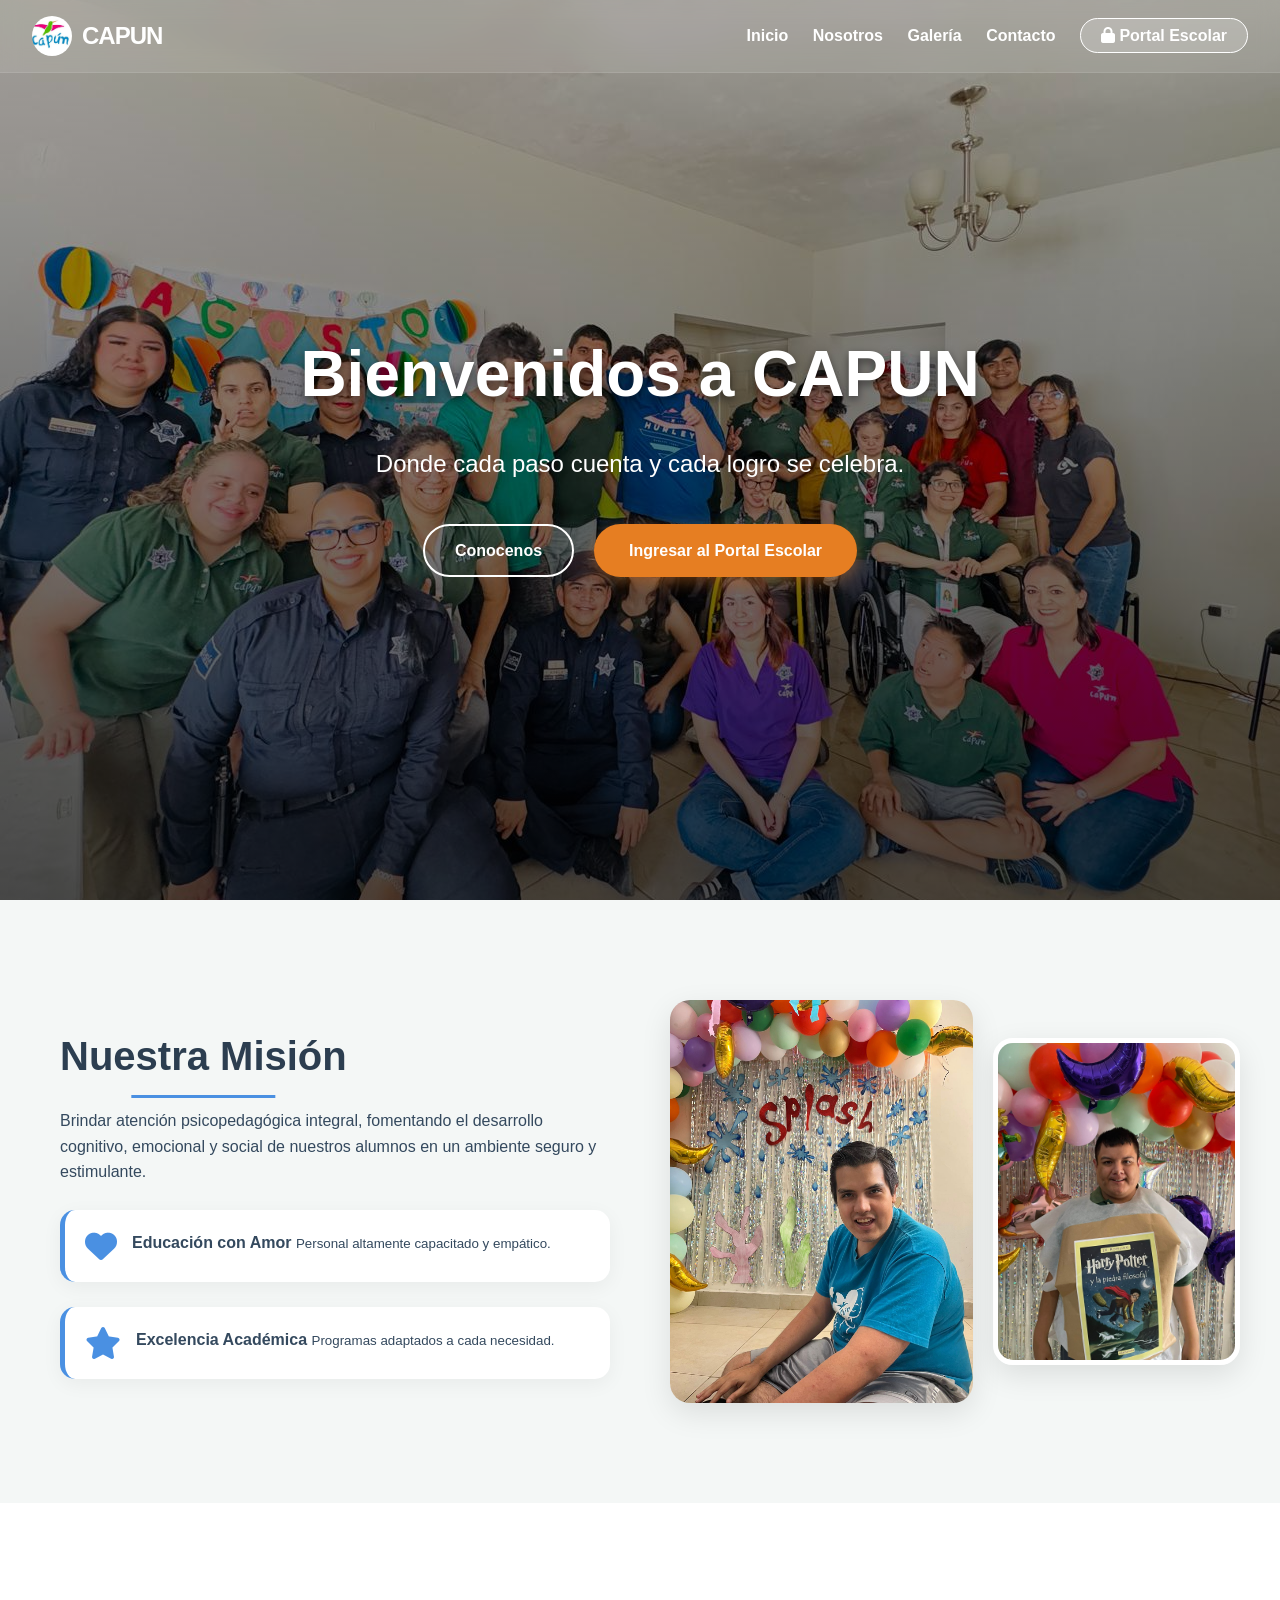
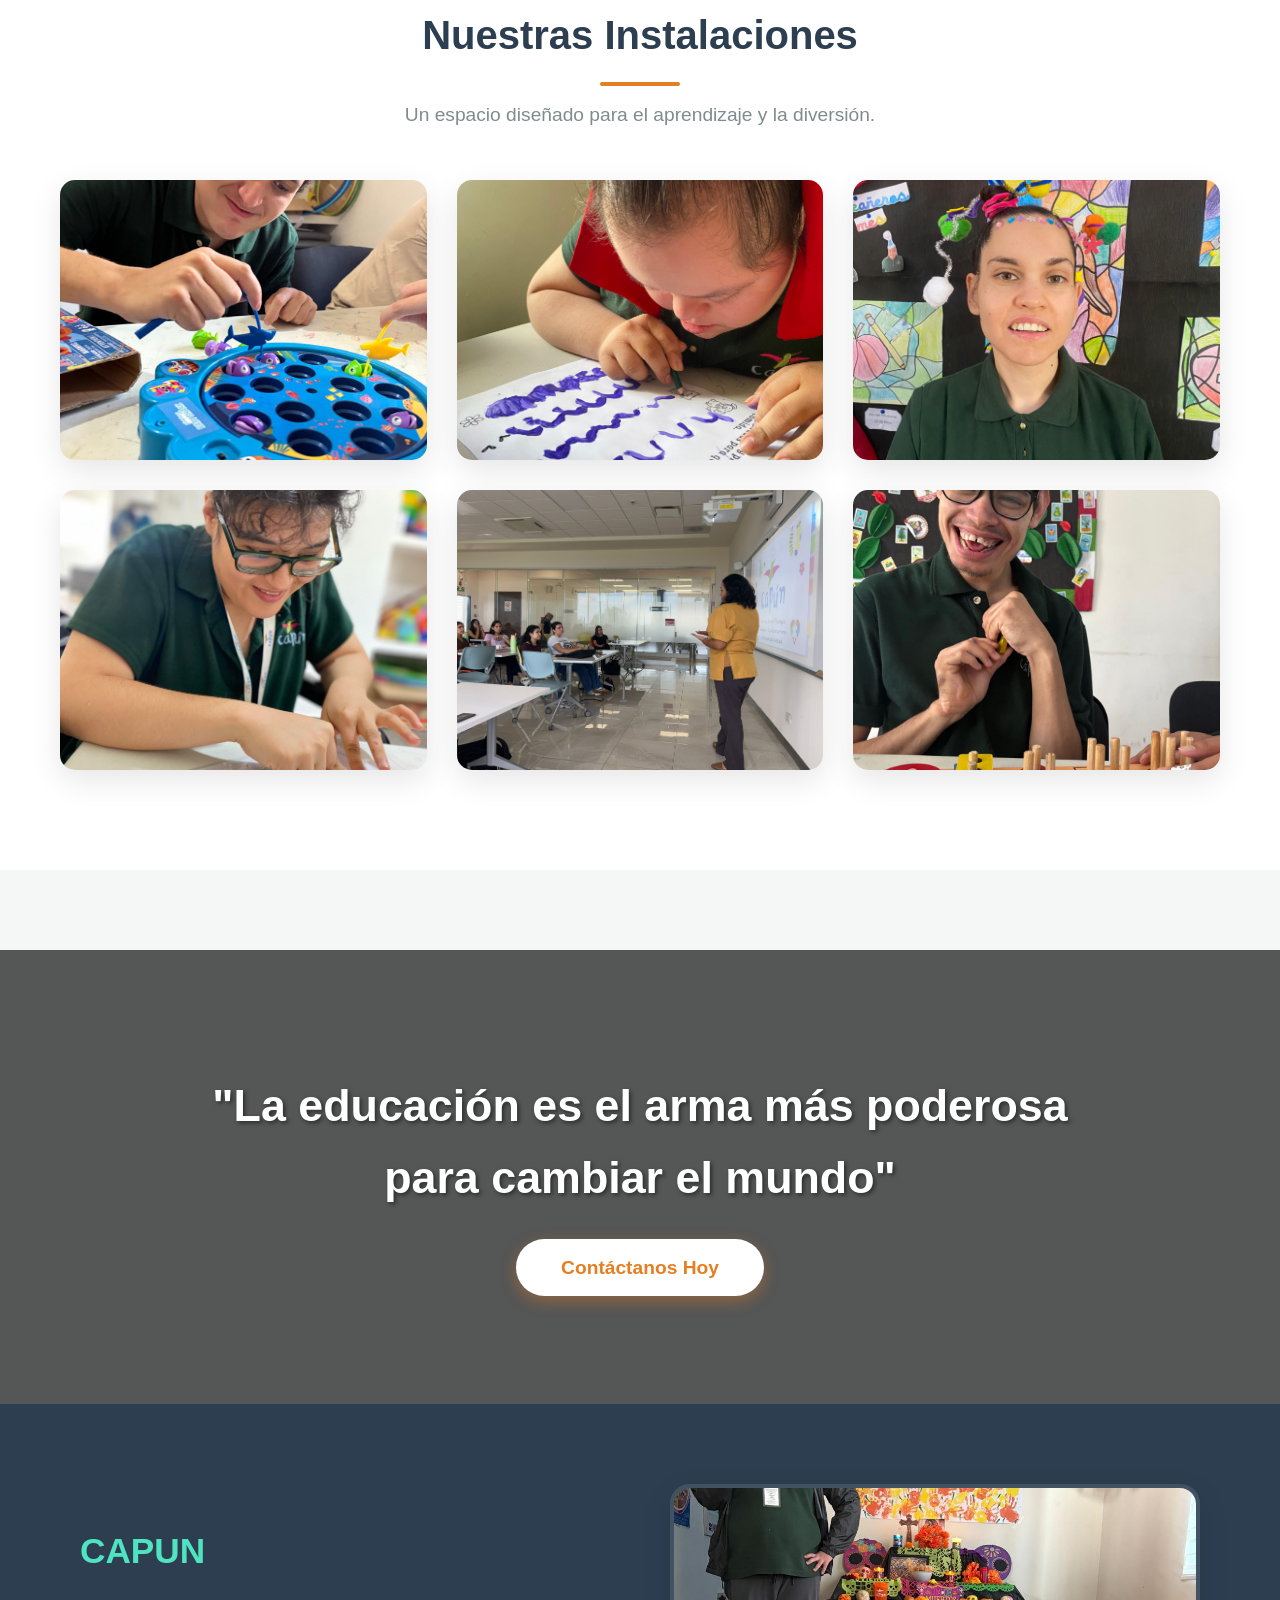
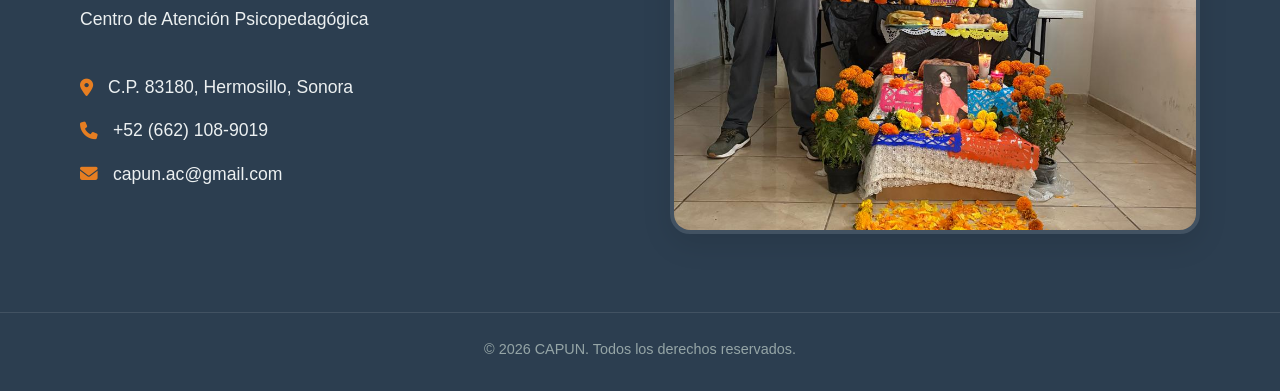
<file: frontend/index.html>
<!DOCTYPE html>
<html lang="es">
<head>
    <meta charset="UTF-8">
    <meta name="viewport" content="width=device-width, initial-scale=1.0">
    <title>CAPUN - Centro de Atención Psicopedagógica</title>
    <link rel="icon" href="assets/logo_capun.jpg" type="image/jpeg">
    <link rel="stylesheet" href="style.css">
    <link rel="stylesheet" href="https://cdnjs.cloudflare.com/ajax/libs/font-awesome/6.4.0/css/all.min.css">
</head>
<body>

    <nav class="navbar glass-nav">
        <div class="logo">
            <img src="assets/logo_capun.jpg" alt="CAPUN" onerror="this.src='assets/15.jpg'">
            <h1>CAPUN</h1>
        </div>
        <div class="nav-links">
            <a href="#inicio">Inicio</a>
            <a href="#nosotros">Nosotros</a>
            <a href="#galeria">Galería</a>
            <a href="#contacto">Contacto</a>
            <a href="pages/login.html" class="btn-login-nav">
                <i class="fas fa-lock"></i> Portal Escolar
            </a>
        </div>
    </nav>

    <header class="hero-parallax" id="inicio" style="background-image: url('assets/1.jpg');">
        <div class="overlay"></div>
        <div class="hero-content fade-in">
            <h1>Bienvenidos a CAPUN</h1>
            <p>Donde cada paso cuenta y cada logro se celebra.</p>
            <div class="hero-btns">
                <a href="#nosotros" class="btn-outline">Conocenos</a>
                <a href="pages/login.html" class="btn-filled">Ingresar al Portal Escolar</a>
            </div>
        </div>
    </header>

    <section class="section-container" id="nosotros">
        <div class="about-grid">
            <div class="about-text">
                <h2>Nuestra Misión</h2>
                <p>Brindar atención psicopedagógica integral, fomentando el desarrollo cognitivo, emocional y social de nuestros alumnos en un ambiente seguro y estimulante.</p>
                
                <div class="feature-box">
                    <i class="fas fa-heart"></i>
                    <div>
                        <strong>Educación con Amor</strong>
                        <small>Personal altamente capacitado y empático.</small>
                    </div>
                </div>
                <div class="feature-box">
                    <i class="fas fa-star"></i>
                    <div>
                        <strong>Excelencia Académica</strong>
                        <small>Programas adaptados a cada necesidad.</small>
                    </div>
                </div>
            </div>
            <div class="about-images">
                <img src="assets/2.jpg" class="img-main" alt="Escuela">
                <img src="assets/3.jpg" class="img-small" alt="Alumnos">
            </div>
        </div>
    </section>

    <section class="section-container bg-light" id="galeria">
      
    <div class="section-header-flex"> <h2>Nuestras Instalaciones</h2>
        <div class="linea-naranja"></div> <p spellcheck="false">Un espacio diseñado para el aprendizaje y la diversión.</p>
    </div>

    <div class="gallery-grid">
        </div>

        <div class="gallery-grid">
            <div class="gallery-item"><img src="assets/4.jpg" alt="Foto 4"></div>
            <div class="gallery-item"><img src="assets/5.jpg" alt="Foto 5"></div>
            <div class="gallery-item"><img src="assets/6.jpg" alt="Foto 6"></div>
            <div class="gallery-item"><img src="assets/7.jpg" alt="Foto 7"></div>
            <div class="gallery-item"><img src="assets/8.jpg" alt="Foto 8"></div>
            <div class="gallery-item"><img src="assets/9.jpg" alt="Foto 9"></div>
        </div>
    </section>

    <section class="cta-banner" style="background-image: url('assets/10.jpg');">
        <div class="cta-content">
            <h2>"La educación es el arma más poderosa para cambiar el mundo"</h2>
            <a href="#contacto" class="btn-filled white-btn">Contáctanos Hoy</a>
        </div>
    </section>

    <footer id="contacto">
        <div class="footer-grid">
            <div class="footer-info">
                <h3>CAPUN</h3>
                <p>Centro de Atención Psicopedagógica</p>
                <br>
                <p><i class="fas fa-map-marker-alt"></i> C.P. 83180, Hermosillo, Sonora</p>
                <p><i class="fas fa-phone"></i> +52 (662) 108-9019</p>
                <p><i class="fas fa-envelope"></i> capun.ac@gmail.com</p>
            </div>
            <div class="footer-img">
                <img src="assets/11.jpg" alt="Footer Decor">
            </div>
        </div>
        <div class="copyright">
            &copy; 2026 CAPUN. Todos los derechos reservados.
        </div>
    </footer>

    <script>
        // Efecto Navbar al hacer scroll
        window.addEventListener('scroll', function() {
            const nav = document.querySelector('nav');
            if(window.scrollY > 50) nav.classList.add('scrolled');
            else nav.classList.remove('scrolled');
        });
    </script>
</body>
</html>
</file>
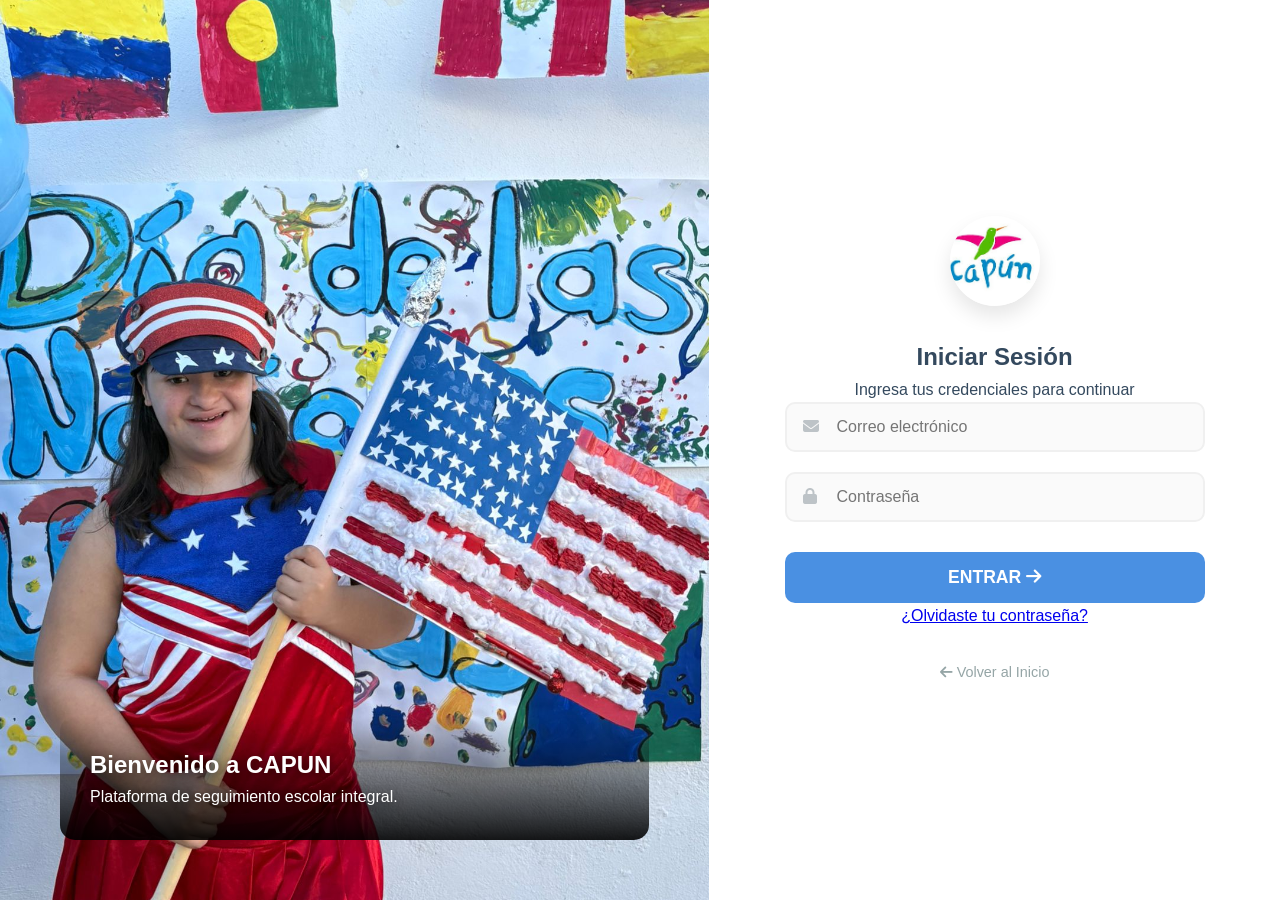
<file: frontend/pages/admin.html>
<!DOCTYPE html>
<html lang="es">
<head>
    <meta charset="UTF-8">
    <meta name="viewport" content="width=device-width, initial-scale=1.0">
    <title>CAPUN - Panel Administrador</title>
     <link rel="icon" href="../assets/logo_capun.jpg" type="image/jpeg">
    <link rel="stylesheet" href="../style.css">
    <link rel="stylesheet" href="https://cdnjs.cloudflare.com/ajax/libs/font-awesome/6.4.0/css/all.min.css">
    <style>
        /* Estilos Admin */
        .admin-grid { display: grid; grid-template-columns: 250px 1fr; gap: 20px; }
        .sidebar { background: white; padding: 20px; border-radius: 10px; height: fit-content; min-height: 500px; }
        .content-area { background: white; padding: 30px; border-radius: 10px; min-height: 500px; }
        .menu-btn { width: 100%; text-align: left; padding: 15px; border: none; background: none; cursor: pointer; font-size: 1rem; color: #555; border-radius: 8px; margin-bottom: 5px; transition: 0.2s; }
        .menu-btn:hover { background: #f0f2f5; }
        .menu-btn.active { background: #2c3e50; color: white; font-weight: bold; }
        .menu-btn i { margin-right: 10px; width: 25px; text-align: center; }
        
        /* Tabla Usuarios */
        .user-table { width: 100%; border-collapse: collapse; margin-top: 20px; }
        .user-table th, .user-table td { padding: 12px; text-align: left; border-bottom: 1px solid #eee; }
        .user-table th { background-color: #f8f9fa; color: #2c3e50; }
        .role-badge { padding: 4px 8px; border-radius: 12px; font-size: 0.75rem; font-weight: bold; text-transform: uppercase; }
        .role-admin { background: #000; color: #f1c40f; border: 1px solid #f1c40f; }
        .role-teacher { background: #3498db; color: white; }
        .role-parent { background: #2ecc71; color: white; }

        /* Botones Acción */
        .btn-icon { border: none; padding: 6px 10px; border-radius: 5px; cursor: pointer; margin-right: 5px; transition:0.2s;}
        .btn-delete-user { background: #e74c3c; color: white; }
        .btn-delete-user:hover { transform: scale(1.1); }
        
        /* Panel Académico / Boleta */
        .student-item { padding: 10px; border-bottom: 1px solid #eee; cursor: pointer; display: flex; justify-content: space-between; }
        .student-item:hover { background: #f0f9ff; color: #4a90e2; }
        .boleta-header { display: flex; justify-content: space-between; align-items: center; margin-bottom: 20px; background: #f8f9fa; padding: 15px; border-radius: 10px; }
        .month-selector { padding: 8px; border-radius: 5px; border: 1px solid #ddd; font-weight: bold; color: #2c3e50; }
        
        .boleta-table { width: 100%; border-collapse: collapse; margin-bottom: 20px; }
        .boleta-table th, .boleta-table td { padding: 10px; border: 1px solid #eee; text-align: left; }
        .boleta-table th { background: #4a90e2; color: white; }
        .grade-select { width: 100%; padding: 5px; border-radius: 5px; border: 1px solid #ddd; text-align: center; font-weight: bold; }
        
        .attendance-grid { display: grid; grid-template-columns: repeat(4, 1fr); gap: 10px; margin-bottom: 20px; background: #fff3e0; padding: 15px; border-radius: 8px; }
        .stat-box label { display: block; font-size: 0.8rem; font-weight: bold; color: #e67e22; }
        .stat-box input { width: 100%; padding: 5px; border: 1px solid #f39c12; border-radius: 5px; text-align: center; }

        .btn-save { background: #2ecc71; color: white; padding: 12px; border: none; border-radius: 8px; cursor: pointer; font-weight: bold; width: 100%; margin-top: 10px; transition: 0.3s;}
        .btn-save:hover { background: #27ae60; }
        .btn-action { background: #4a90e2; color: white; padding: 5px 10px; border: none; border-radius: 4px; cursor: pointer; }
        .form-control { width: 100%; padding: 8px; border: 1px solid #ddd; border-radius: 4px; margin-bottom: 5px;}
        .legend { font-size: 0.8rem; color: #7f8c8d; margin-top: 5px; font-style: italic; }
    </style>
</head>
<body>
    <nav class="navbar" style="background: #1a252f;"> 
        <div class="logo">
            <h1 style="color: white;"><i class="fas fa-user-shield"></i> CAPUN Admin</h1>
        </div>
        <div class="nav-links">
            <span style="color: #bdc3c7; margin-right: 15px; font-size: 0.9rem;">Modo Administrador</span>
            <a href="#" onclick="cerrarSesion()" style="color: white;">Salir</a>
        </div>
    </nav>

    <div class="dashboard-container">
        <div class="admin-grid">
            <div class="sidebar">
                <button class="menu-btn active" onclick="verSeccion('usuarios')" id="btn-usuarios"><i class="fas fa-users-cog"></i> Gestión de Cuentas</button>
                <button class="menu-btn" onclick="verSeccion('maestro')" id="btn-maestro"><i class="fas fa-chalkboard-teacher"></i> Panel Académico</button>
            </div>

            <div class="content-area">
                <div id="seccion-usuarios">
                    <h2 style="color: #2c3e50;">Control de Usuarios</h2>
                    
                    <div style="background: #f0f9ff; padding: 20px; border-radius: 10px; border: 1px solid #b3e5fc; margin: 20px 0;">
                        <h4 style="color: #0288d1; margin-bottom: 15px;"><i class="fas fa-user-plus"></i> Registrar Nuevo Usuario</h4>
                        <div style="margin-bottom: 15px;">
                            <label style="font-weight: bold; margin-right: 10px;">Tipo de cuenta:</label>
                            <input type="radio" name="roleType" value="teacher" checked onclick="toggleChildInput(false)"> Maestro
                            <input type="radio" name="roleType" value="parent" style="margin-left: 15px;" onclick="toggleChildInput(true)"> Padre de Familia
                        </div>
                        <div style="display: grid; grid-template-columns: 1fr 1fr 1fr auto; gap: 10px; align-items: end;">
                            <div><label style="font-size:0.8rem; font-weight:bold;">Nombre Usuario</label><input type="text" id="txt-nombre" class="form-control" placeholder="Ej: Sr. Juan"></div>
                            <div id="child-input-group" style="display: none;">
                                <label style="font-size:0.8rem; font-weight:bold;">Nombre Alumno</label>
                                <input type="text" id="txt-alumno" class="form-control" placeholder="Ej: Pepito">
                            </div>
                            <div><label style="font-size:0.8rem; font-weight:bold;">Correo</label><input type="email" id="txt-email" class="form-control" placeholder="correo@capun.com"></div>
                            <div><label style="font-size:0.8rem; font-weight:bold;">Contraseña</label><input type="text" id="txt-pass" class="form-control" placeholder="******"></div>
                            <button onclick="crearUsuario()" class="btn-action" style="background: #0288d1; height: 38px;"><i class="fas fa-plus"></i> Crear</button>
                        </div>
                    </div>

                    <h3 style="margin-top: 30px; color: #555;">Base de Datos de Usuarios</h3>
                    <div style="overflow-x: auto;">
                        <table class="user-table">
                            <thead><tr><th>Nombre</th><th>Correo</th><th>Rol</th><th style="text-align: right;">Acciones</th></tr></thead>
                            <tbody id="users-table-body"><tr><td colspan="4">Cargando...</td></tr></tbody>
                        </table>
                    </div>
                </div>

                <div id="seccion-maestro" style="display: none;">
                    <div style="display: grid; grid-template-columns: 250px 1fr; gap: 20px;">
                        
                        <div style="border-right: 1px solid #eee; padding-right: 15px;">
                            <h4>Alumnos</h4>
                            <div id="students-container">Cargando...</div>
                        </div>

                        <div id="editor-panel" style="display: none;">
                            <div style="display:flex; justify-content:space-between; align-items:center; margin-bottom:15px;">
                                <h3 id="edit-student-name" style="color:#2c3e50;">Alumno</h3>
                                </div>
                            
                            <div class="boleta-header">
                                <label>📅 Editando Boleta de:</label>
                                <select id="select-month" class="month-selector" onchange="cargarBoletaDelMes()">
                                    <option value="ago">Agosto</option><option value="sept">Septiembre</option><option value="oct">Octubre</option>
                                    <option value="nov">Noviembre</option><option value="dic">Diciembre</option><option value="ene">Enero</option>
                                    <option value="feb">Febrero</option><option value="mar">Marzo</option><option value="abr">Abril</option>
                                    <option value="may">Mayo</option><option value="jun">Junio</option>
                                </select>
                            </div>

                            <table class="boleta-table">
                                <thead><tr><th>Asignatura</th><th width="120">Calif.</th></tr></thead>
                                <tbody id="grades-body"></tbody>
                            </table>
                            <div class="legend">E: Excelente | MB: Muy Bien | B: Bien | R: Regular | *: Con Ayuda</div>

                            <h4 style="color:#e67e22; margin-top:20px; margin-bottom:10px;">Resumen Asistencia</h4>
                            <div class="attendance-grid">
                                <div class="stat-box"><label>Asistencias</label><input type="number" id="stat-asistencias" value="0"></div>
                                <div class="stat-box"><label>Inasistencias</label><input type="number" id="stat-inasistencias" value="0"></div>
                                <div class="stat-box"><label>Justificadas</label><input type="number" id="stat-justificadas" value="0"></div>
                                <div class="stat-box"><label>Retardos</label><input type="number" id="stat-retardos" value="0"></div>
                            </div>

                            <button onclick="guardarBoleta()" class="btn-save"><i class="fas fa-save"></i> GUARDAR BOLETA</button>
                        </div>
                    </div>
                </div>
            </div>
        </div>
    </div>

    <script>
        const API_URL = 'https://capun-api.onrender.com/api'; 
        let currentStudentId = null;
        let currentStudentData = null;

        const subjectsList = [
            "Funciones Cognitivas y Ejecutivas", "Desarrollo de Independencia", "Lenguaje",
            "Matemáticas", "Psicomotricidad", "Habilidades Sociales",
            "Lectura y Escritura", "Arte", "Educación Física", "Música"
        ];

        document.addEventListener('DOMContentLoaded', () => {
            const token = localStorage.getItem('token');
            const role = localStorage.getItem('role');
            if(!token || role !== 'admin') { alert("Acceso denegado."); window.location.href = 'login.html'; return; }
            cargarUsuarios(); cargarAlumnos();
        });

        function verSeccion(id) {
            document.getElementById('seccion-usuarios').style.display = 'none';
            document.getElementById('seccion-maestro').style.display = 'none';
            document.getElementById('btn-usuarios').className = 'menu-btn';
            document.getElementById('btn-maestro').className = 'menu-btn';
            document.getElementById(`seccion-${id}`).style.display = 'block';
            document.getElementById(`btn-${id}`).className = 'menu-btn active';
        }

        function toggleChildInput(show) {
            const input = document.getElementById('child-input-group');
            if(show) { input.style.display = 'block'; input.parentElement.style.gridTemplateColumns = "1fr 1fr 1fr 1fr auto"; } 
            else { input.style.display = 'none'; input.parentElement.style.gridTemplateColumns = "1fr 1fr 1fr auto"; }
        }

       async function cargarUsuarios() {
    const token = localStorage.getItem('token');
    const res = await fetch(`${API_URL}/admin/users`, { headers: { 'Authorization': token } });
    const users = await res.json();
    const tbody = document.getElementById('users-table-body');
    tbody.innerHTML = '';
    const myPayload = JSON.parse(atob(token.split('.')[1]));
    const myId = myPayload.id;

    users.forEach(u => {
        let badgeClass = 'role-parent'; let roleLabel = 'Padre';
        if(u.role === 'admin') { badgeClass = 'role-admin'; roleLabel = 'ADMIN'; }
        if(u.role === 'teacher') { badgeClass = 'role-teacher'; roleLabel = 'Maestro'; }
        
        const mostrarAcciones = (u._id !== myId); // No te puedes borrar ni resetear a ti mismo
        const nombreMostrar = (u.name && u.name !== 'undefined') ? u.name : '<span style="color:red; font-style:italic;">(Sin nombre)</span>';

        // AQUÍ AGREGAMOS EL BOTÓN DE "RESET" (btn-reset)
        const botones = mostrarAcciones ? `
            <button class="btn-icon btn-reset" onclick="resetPassword('${u._id}', '${u.name}')" title="Cambiar Contraseña"><i class="fas fa-key"></i></button>
            <button class="btn-icon btn-delete-user" onclick="borrarUsuario('${u._id}', '${u.name}')" title="Eliminar Usuario"><i class="fas fa-trash-alt"></i></button>
        ` : '';

        tbody.innerHTML += `
            <tr>
                <td>${nombreMostrar} <br> ${u.childName ? `<small style="color:gray">${u.childName}</small>` : ''}</td>
                <td>${u.email}</td>
                <td><span class="role-badge ${badgeClass}">${roleLabel}</span></td>
                <td style="text-align: right;">${botones}</td>
            </tr>`;
    });
}

        // FUNCIÓN DE LIMPIEZA
        function limpiarFormularioUsuarios() {
            document.getElementById('txt-nombre').value = "";
            document.getElementById('txt-email').value = "";
            document.getElementById('txt-pass').value = "";
            const inputAlumno = document.getElementById('txt-alumno');
            if(inputAlumno) inputAlumno.value = "";
        }

        async function crearUsuario() {
            const role = document.querySelector('input[name="roleType"]:checked').value;
            const name = document.getElementById('txt-nombre').value.trim(); 
            const email = document.getElementById('txt-email').value.trim();
            const password = document.getElementById('txt-pass').value.trim();
            let childName = "";
            if (role === 'parent') { childName = document.getElementById('txt-alumno').value.trim(); if(!childName) return alert("Falta nombre alumno"); }
            if(!name || !email || !password) return alert("Faltan datos");
            
            const token = localStorage.getItem('token');
            const res = await fetch(`${API_URL}/admin/users`, { 
                method: 'POST', 
                headers: { 'Authorization': token, 'Content-Type': 'application/json' }, 
                body: JSON.stringify({ name, email, password, role, childName }) 
            });

            if(res.ok) { 
                alert("✅ Usuario creado"); 
                limpiarFormularioUsuarios(); // Llamada a la limpieza tras éxito
                cargarUsuarios(); 
                cargarAlumnos(); 
            } else {
                alert("❌ Error al crear usuario");
            }
        }


        async function resetPassword(id, nombre) {
    const newPass = prompt(`Ingresa la nueva contraseña para ${nombre}:`);
    
    // Si el usuario cancela o lo deja vacío, no hacemos nada
    if (newPass === null || newPass.trim() === "") return;
    
    if (newPass.length < 6) {
        return alert("❌ La contraseña debe tener al menos 6 caracteres.");
    }

    try {
        const token = localStorage.getItem('token');
        const res = await fetch(`${API_URL}/admin/users/${id}/reset-password`, {
            method: 'PUT',
            headers: { 
                'Authorization': token,
                'Content-Type': 'application/json'
            },
            body: JSON.stringify({ newPassword: newPass })
        });

        if (res.ok) {
            alert(`✅ Contraseña actualizada correctamente para ${nombre}`);
        } else {
            const data = await res.json();
            alert("❌ Error: " + data.error);
        }
    } catch (error) {
        console.error(error);
        alert("❌ Error de conexión");
    }
}
        async function borrarUsuario(id, nombre) {
            if(!confirm(`¿Eliminar a ${nombre}?`)) return;
            const token = localStorage.getItem('token');
            const res = await fetch(`${API_URL}/admin/users/${id}`, { method: 'DELETE', headers: { 'Authorization': token } });
            if(res.ok) { cargarUsuarios(); cargarAlumnos(); }
        }

        // --- ACADÉMICO / BOLETA ---
        async function cargarAlumnos() {
            const token = localStorage.getItem('token');
            const res = await fetch(`${API_URL}/teacher/students`, { headers: { 'Authorization': token } });
            const students = await res.json();
            const container = document.getElementById('students-container');
            container.innerHTML = '';
            
            students.forEach(st => {
                if(!st || !st.name || st.name === 'undefined') return; 
                
                const div = document.createElement('div');
                div.className = 'student-item';
                div.innerHTML = `<b>${st.name}</b> <i class="fas fa-chevron-right"></i>`;
                div.onclick = () => seleccionarAlumno(st);
                container.appendChild(div);
            });
        }

        function seleccionarAlumno(st) {
            currentStudentId = st._id;
            currentStudentData = st;
            document.getElementById('editor-panel').style.display = 'block';
            document.getElementById('edit-student-name').innerText = st.name;
            
            const tbody = document.getElementById('grades-body');
            tbody.innerHTML = '';
            subjectsList.forEach(subject => {
                tbody.innerHTML += `<tr><td>${subject}</td><td><select class="grade-select" data-subject="${subject}"><option value="">-</option><option value="E">E</option><option value="MB">MB</option><option value="B">B</option><option value="R">R</option><option value="*">*</option></select></td></tr>`;
            });
            cargarBoletaDelMes();
        }

        function cargarBoletaDelMes() {
            if(!currentStudentData) return;
            const month = document.getElementById('select-month').value;
            const boleta = currentStudentData.boleta || {};
            const grades = (boleta.grades && boleta.grades[month]) ? boleta.grades[month] : {};
            const stats = (boleta.attendanceStats && boleta.attendanceStats[month]) ? boleta.attendanceStats[month] : {};

            document.querySelectorAll('.grade-select').forEach(sel => {
                sel.value = grades[sel.getAttribute('data-subject')] || "";
            });
            document.getElementById('stat-asistencias').value = stats.asistencias || 0;
            document.getElementById('stat-inasistencias').value = stats.inasistencias || 0;
            document.getElementById('stat-justificadas').value = stats.justificadas || 0;
            document.getElementById('stat-retardos').value = stats.retardos || 0;
        }

        async function guardarBoleta() {
            if(!currentStudentId) return;
            const month = document.getElementById('select-month').value;
            const token = localStorage.getItem('token');
            const gradesObj = {};
            document.querySelectorAll('.grade-select').forEach(sel => { if(sel.value) gradesObj[sel.getAttribute('data-subject')] = sel.value; });
            const statsObj = {
                asistencias: document.getElementById('stat-asistencias').value,
                inasistencias: document.getElementById('stat-inasistencias').value,
                justificadas: document.getElementById('stat-justificadas').value,
                retardos: document.getElementById('stat-retardos').value
            };
            const res = await fetch(`${API_URL}/teacher/students/${currentStudentId}/boleta`, {
                method: 'PUT', headers: { 'Authorization': token, 'Content-Type': 'application/json' },
                body: JSON.stringify({ month, grades: gradesObj, attendanceStats: statsObj })
            });
            if(res.ok) { 
                alert("✅ Boleta guardada"); 
                const data = await res.json(); currentStudentData = data.student; 
            }
        }

        function cerrarSesion() { localStorage.clear(); window.location.href = 'login.html'; }
    </script>
</body>
</html>
</file>
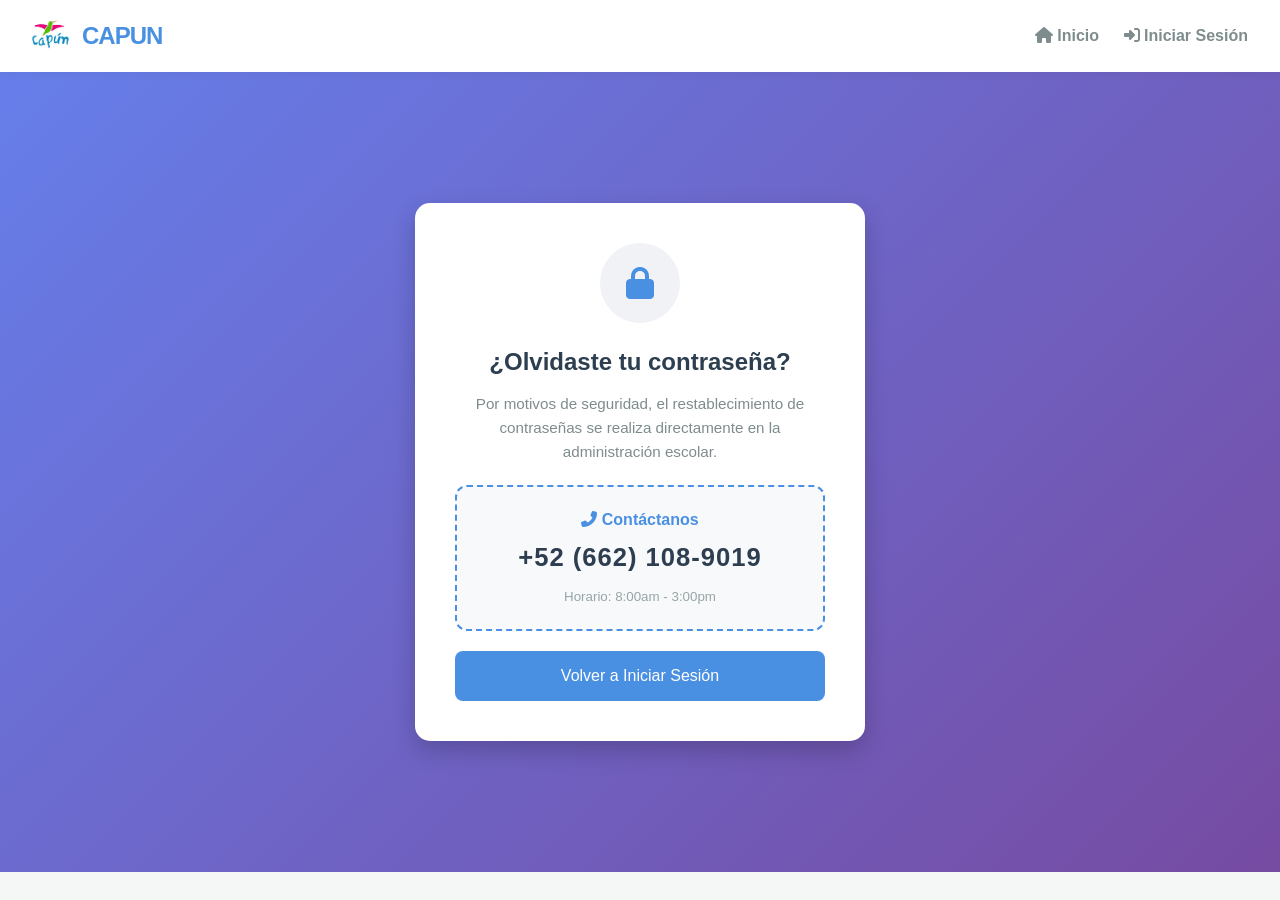
<file: frontend/pages/forgot-password.html>
<!DOCTYPE html>
<html lang="es">
<head>
    <meta charset="UTF-8">
    <meta name="viewport" content="width=device-width, initial-scale=1.0">
    <title>CAPUN - Recuperar Contraseña</title>
    <link rel="icon" href="../assets/logo_capun.jpg" type="image/jpeg">
    <link rel="stylesheet" href="../style.css">
    <link rel="stylesheet" href="https://cdnjs.cloudflare.com/ajax/libs/font-awesome/6.4.0/css/all.min.css">
    
    <style>
        /* Estilos específicos para esta pantalla */
        .recovery-container {
            min-height: calc(100vh - 100px);
            display: flex;
            align-items: center;
            justify-content: center;
            padding: 2rem;
            background: linear-gradient(135deg, #667eea 0%, #764ba2 100%);
        }
        
        .recovery-card {
            background: white;
            padding: 2.5rem;
            border-radius: 15px;
            box-shadow: 0 10px 25px rgba(0,0,0,0.2);
            width: 100%;
            max-width: 450px;
            text-align: center;
        }

        .icon-box {
            background: #f0f2f5;
            width: 80px;
            height: 80px;
            border-radius: 50%;
            display: flex;
            align-items: center;
            justify-content: center;
            margin: 0 auto 20px;
            color: #4a90e2;
            font-size: 2rem;
        }

        .contact-box {
            background: #f8f9fa;
            padding: 20px;
            border-radius: 12px;
            border: 2px dashed #4a90e2;
            margin: 20px 0;
        }

        .btn-back {
            display: inline-block;
            margin-top: 15px;
            text-decoration: none;
            color: #7f8c8d;
            font-weight: 500;
            transition: 0.2s;
        }
        .btn-back:hover { color: #4a90e2; }
    </style>
</head>
<body>
    <nav class="navbar">
        <div class="logo">
            <img src="../assets/logo_capun.jpg" alt="CAPUN Logo" onerror="this.src='https://via.placeholder.com/50'">
            <h1>CAPUN</h1>
        </div>
        <div class="nav-links">
            <a href="../index.html"><i class="fas fa-home"></i> Inicio</a>
            <a href="login.html"><i class="fas fa-sign-in-alt"></i> Iniciar Sesión</a>
        </div>
    </nav>

    <div class="recovery-container">
        <div class="recovery-card">
            <div class="icon-box">
                <i class="fas fa-lock"></i>
            </div>
            
            <h2 style="color: #2c3e50; margin-bottom: 10px;">¿Olvidaste tu contraseña?</h2>
            <p style="color: #7f8c8d; font-size: 0.95rem;">
                Por motivos de seguridad, el restablecimiento de contraseñas se realiza directamente en la administración escolar.
            </p>

            <div class="contact-box">
                <p style="color: #4a90e2; font-weight: bold; margin-bottom: 5px;">
                    <i class="fas fa-phone-alt"></i> Contáctanos
                </p>
                <h2 style="color: #2c3e50; font-size: 1.6rem; letter-spacing: 1px; margin: 5px 0;">
                    +52 (662) 108-9019
                </h2>
                <small style="color: #95a5a6;">Horario: 8:00am - 3:00pm</small>
            </div>

            <a href="login.html" class="btn-primary" style="display: block; text-decoration: none; background: #4a90e2; color: white; padding: 12px; border-radius: 8px;">
                Volver a Iniciar Sesión
            </a>
        </div>
    </div>
</body>
</html>
</file>
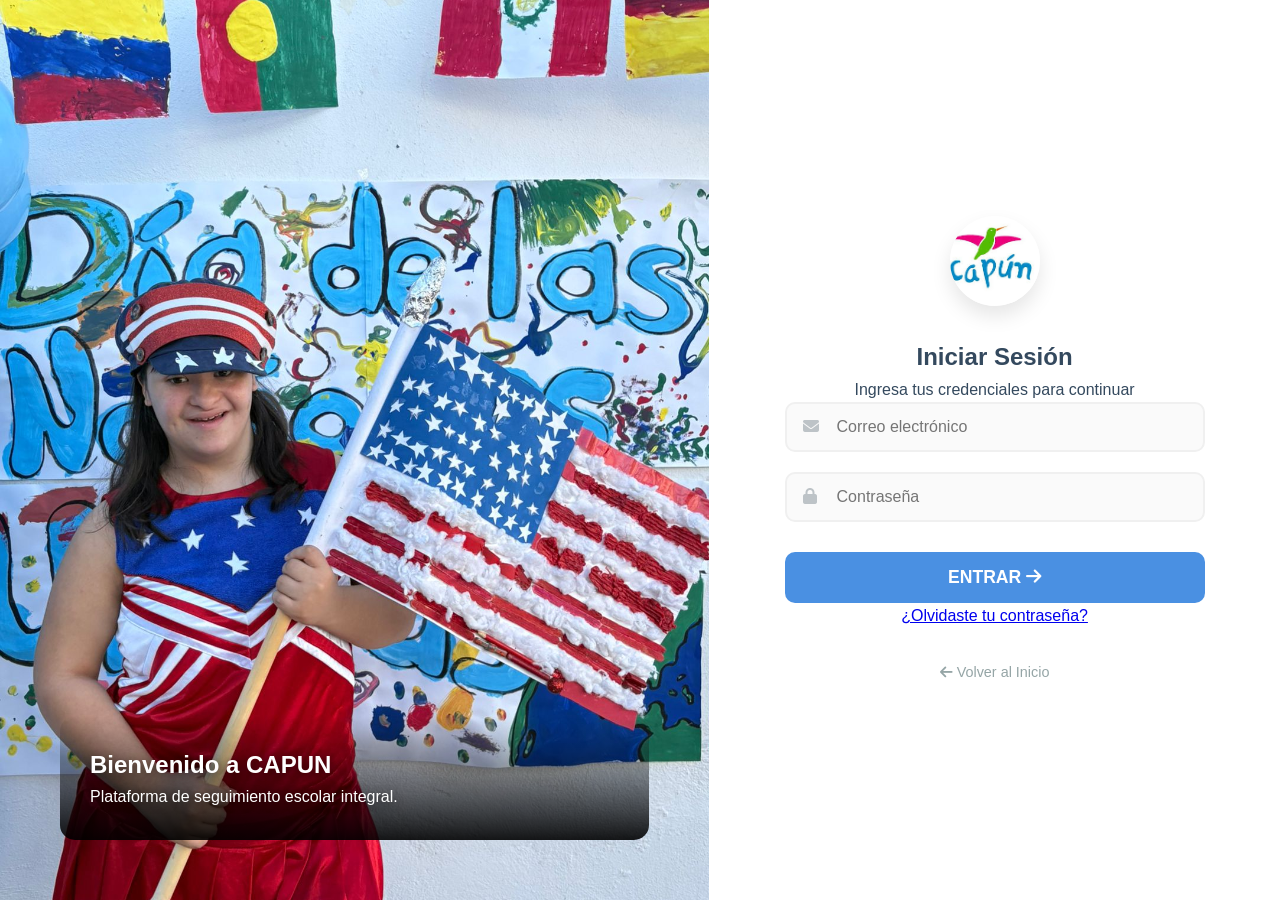
<file: frontend/pages/login.html>
<!DOCTYPE html>
<html lang="es">
<head>
    <meta charset="UTF-8">
    <meta name="viewport" content="width=device-width, initial-scale=1.0">
    <title>CAPUN - Acceso</title>
    <link rel="icon" href="../assets/logo_capun.jpg" type="image/jpeg">
    <link rel="stylesheet" href="../style.css">
    <link rel="stylesheet" href="https://cdnjs.cloudflare.com/ajax/libs/font-awesome/6.4.0/css/all.min.css">
</head>
<body>
    
    <div class="login-split-screen">
        <div class="login-image" style="background-image: url('../assets/12.jpg');">
            <div class="login-overlay">
                <h2>Bienvenido a CAPUN</h2>
                <p>Plataforma de seguimiento escolar integral.</p>
            </div>
        </div>

        <div class="login-form-container">
            <div class="login-box-clean">
                <div class="logo-circle">
                    <img src="../assets/logo_capun.jpg" alt="Logo" onerror="this.src='../assets/15.jpg'">
                </div>
                <h2>Iniciar Sesión</h2>
                <p class="text-muted">Ingresa tus credenciales para continuar</p>

                <form id="login-form">
                    <div class="input-group">
                        <i class="fas fa-envelope"></i>
                        <input type="email" id="email" placeholder="Correo electrónico" required>
                    </div>
                    <div class="input-group">
                        <i class="fas fa-lock"></i>
                        <input type="password" id="password" placeholder="Contraseña" required>
                    </div>
                    
                    <button type="submit" class="btn-login-full">ENTRAR <i class="fas fa-arrow-right"></i></button>
                    
                    <div class="options">
                        <a href="forgot-password.html">¿Olvidaste tu contraseña?</a>
                    </div>
                </form>
                
                <div style="margin-top: 30px; text-align: center;">
                    <a href="../index.html" style="color: #95a5a6; text-decoration: none; font-size: 0.9rem;">
                        <i class="fas fa-arrow-left"></i> Volver al Inicio
                    </a>
                </div>
            </div>
        </div>
    </div>

    <script src="../js/login.js"></script>
</body>
</html>
</file>
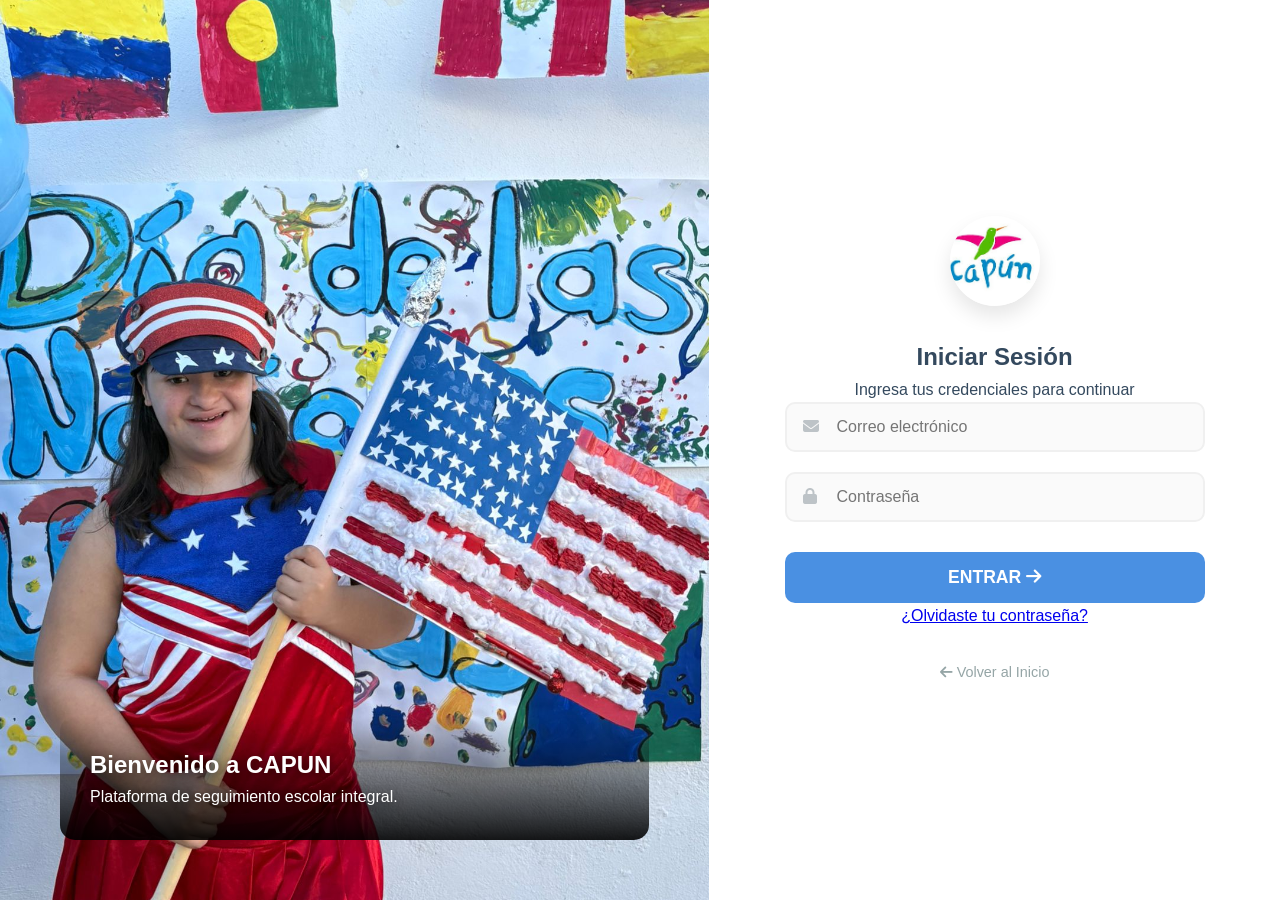
<file: frontend/pages/teacher.html>
<!DOCTYPE html>
<html lang="es">
<head>
    <meta charset="UTF-8">
    <meta name="viewport" content="width=device-width, initial-scale=1.0">
    <title>CAPUN - Panel Maestro</title>
    <link rel="icon" href="../assets/logo_capun.jpg" type="image/jpeg">
    <link rel="stylesheet" href="../style.css">
    <link rel="stylesheet" href="https://cdnjs.cloudflare.com/ajax/libs/font-awesome/6.4.0/css/all.min.css">
    <style>
        /* Estilos Panel Maestro */
        .teacher-grid { display: grid; grid-template-columns: 300px 1fr; gap: 20px; }
        .student-list { background: white; padding: 20px; border-radius: 10px; height: fit-content; min-height: 400px; box-shadow: 0 4px 10px rgba(0,0,0,0.05); }
        .student-item { padding: 15px; border-bottom: 1px solid #eee; cursor: pointer; transition: 0.2s; display: flex; justify-content: space-between; align-items: center; }
        .student-item:hover { background: #f0f9ff; color: #4a90e2; padding-left: 20px;}
        
        .editor-panel { background: white; padding: 30px; border-radius: 10px; display: none; box-shadow: 0 4px 15px rgba(0,0,0,0.05); }
        
        /* Estilos Boleta */
        .boleta-header { display: flex; justify-content: space-between; align-items: center; margin-bottom: 20px; background: #f8f9fa; padding: 15px; border-radius: 10px; border: 1px solid #eee; }
        .month-selector { padding: 8px; border-radius: 5px; border: 1px solid #ddd; font-weight: bold; color: #2c3e50; }
        
        .boleta-table { width: 100%; border-collapse: collapse; margin-bottom: 20px; }
        .boleta-table th, .boleta-table td { padding: 12px; border: 1px solid #ddd; text-align: left; }
        .boleta-table th { background: #2c3e50; color: white; }
        .boleta-table tr:nth-child(even) { background-color: #f9f9f9; }
        
        .grade-select { width: 100%; padding: 5px; border-radius: 5px; border: 1px solid #ccc; text-align: center; font-weight: bold; }
        
        .attendance-grid { display: grid; grid-template-columns: repeat(4, 1fr); gap: 10px; margin-bottom: 20px; background: #fff3e0; padding: 15px; border-radius: 8px; border: 1px solid #ffe0b2; }
        .stat-box label { display: block; font-size: 0.8rem; font-weight: bold; color: #e67e22; }
        .stat-box input { width: 100%; padding: 5px; border: 1px solid #f39c12; border-radius: 5px; text-align: center; }

        .btn-save { background: #2ecc71; color: white; padding: 12px; border: none; border-radius: 8px; cursor: pointer; font-weight: bold; width: 100%; margin-top: 10px; transition: 0.3s;}
        .btn-save:hover { background: #27ae60; }
        
        .legend { font-size: 0.8rem; color: #7f8c8d; margin-top: 5px; font-style: italic; }
    </style>
</head>
<body>
    <nav class="navbar" style="background: #2c3e50;"> 
        <div class="logo">
            <h1 style="color: white;"><i class="fas fa-chalkboard-teacher"></i> CAPUN Maestro</h1>
        </div>
        <div class="nav-links">
            <a href="#" onclick="cerrarSesion()" style="color: white; margin-left: 15px;">Salir</a>
        </div>
    </nav>

    <div class="dashboard-container">
        <div class="teacher-grid">
            <div class="student-list">
                <h3><i class="fas fa-users"></i> Mis Alumnos</h3>
                <div id="students-container"><p>Cargando lista...</p></div>
            </div>

            <div class="editor-panel" id="editor-panel">
                
                <div style="display: flex; justify-content: space-between; align-items: center; margin-bottom: 10px;">
                    <h2 id="edit-student-name" style="color: #2c3e50;">Selecciona un alumno</h2>
                </div>

                <div class="boleta-header">
                    <label>📅 Llenar Boleta del Mes:</label>
                    <select id="select-month" class="month-selector" onchange="cargarBoletaDelMes()">
                        <option value="ago">Agosto</option>
                        <option value="sept">Septiembre</option>
                        <option value="oct">Octubre</option>
                        <option value="nov">Noviembre</option>
                        <option value="dic">Diciembre</option>
                        <option value="ene">Enero</option>
                        <option value="feb">Febrero</option>
                        <option value="mar">Marzo</option>
                        <option value="abr">Abril</option>
                        <option value="may">Mayo</option>
                        <option value="jun">Junio</option>
                    </select>
                </div>

                <table class="boleta-table">
                    <thead>
                        <tr>
                            <th>Asignatura</th>
                            <th width="120">Calificación</th>
                        </tr>
                    </thead>
                    <tbody id="grades-body">
                        </tbody>
                </table>
                <div class="legend">E: Excelente | MB: Muy Bien | B: Bien | R: Regular | *: Con Ayuda</div>

                <hr style="margin: 20px 0; border: 0; border-top: 1px solid #eee;">

                <h4 style="color:#e67e22; margin-bottom:10px;"><i class="fas fa-clock"></i> Resumen de Asistencia Mensual</h4>
                <div class="attendance-grid">
                    <div class="stat-box">
                        <label>Asistencias</label>
                        <input type="number" id="stat-asistencias" value="0">
                    </div>
                    <div class="stat-box">
                        <label>Inasistencias</label>
                        <input type="number" id="stat-inasistencias" value="0">
                    </div>
                    <div class="stat-box">
                        <label>Justificadas</label>
                        <input type="number" id="stat-justificadas" value="0">
                    </div>
                    <div class="stat-box">
                        <label>Retardos</label>
                        <input type="number" id="stat-retardos" value="0">
                    </div>
                </div>

                <div style="margin-top: 20px;">
                    <label style="font-weight:bold;">🏆 Agregar Logro Destacado:</label>
                    <div style="display:flex; gap:10px; margin-top:5px;">
                        <input id="new-achievement" style="flex:1; padding:8px; border:1px solid #ddd; border-radius:5px;" placeholder="Ej: Aprendió a atarse las agujetas">
                        <button onclick="guardarLogro()" style="background:#3498db; color:white; border:none; padding:8px 15px; border-radius:5px; cursor:pointer;">Agregar</button>
                    </div>
                    <div id="achievements-history" style="margin-top:5px; font-size:0.85rem; color:#777;"></div>
                </div>

                <button onclick="guardarBoleta()" class="btn-save"><i class="fas fa-save"></i> GUARDAR CAMBIOS DEL MES</button>
            </div>
        </div>
    </div>

    <script>
        const API_URL = 'https://capun-api.onrender.com/api'; // CAMBIA A TU URL DE RENDER
        let currentStudent = null;

        const subjectsList = [
            "Funciones Cognitivas y Ejecutivas", "Desarrollo de Independencia", "Lenguaje",
            "Matemáticas", "Psicomotricidad", "Habilidades Sociales",
            "Lectura y Escritura", "Arte", "Educación Física", "Música"
        ];

        document.addEventListener('DOMContentLoaded', () => {
            const token = localStorage.getItem('token');
            if(!token) window.location.href = 'login.html';
            cargarListaAlumnos();
        });

        async function cargarListaAlumnos() {
            const token = localStorage.getItem('token');
            const res = await fetch(`${API_URL}/teacher/students`, { headers: { 'Authorization': token } });
            const students = await res.json();
            const container = document.getElementById('students-container');
            container.innerHTML = '';
            
            // --- FILTRO ANTI-BASURA AQUI ---
            const alumnosReales = students.filter(st => {
                // Si el nombre no existe, es undefined o es cadena vacía, lo ignoramos
                return st.name && st.name !== 'undefined' && st.name.trim() !== '';
            });

            if (alumnosReales.length === 0) {
                container.innerHTML = '<p style="padding:10px; color:#777;">No hay alumnos registrados.</p>';
            }

            alumnosReales.forEach(st => {
                const div = document.createElement('div');
                div.className = 'student-item';
                div.innerHTML = `<b>${st.name}</b> <i class="fas fa-chevron-right"></i>`;
                div.onclick = () => seleccionarAlumno(st);
                container.appendChild(div);
            });
        }

        function seleccionarAlumno(st) {
            currentStudent = st;
            document.getElementById('editor-panel').style.display = 'block';
            document.getElementById('edit-student-name').innerText = st.name;
            
            renderHistorialLogros(st);
            
            const tbody = document.getElementById('grades-body');
            tbody.innerHTML = '';

            subjectsList.forEach(subject => {
                const row = `
                    <tr>
                        <td>${subject}</td>
                        <td>
                            <select class="grade-select" data-subject="${subject}">
                                <option value="">-</option>
                                <option value="E">E</option>
                                <option value="MB">MB</option>
                                <option value="B">B</option>
                                <option value="R">R</option>
                                <option value="*">*</option>
                            </select>
                        </td>
                    </tr>
                `;
                tbody.innerHTML += row;
            });

            cargarBoletaDelMes();
        }

        function cargarBoletaDelMes() {
            if(!currentStudent) return;
            const month = document.getElementById('select-month').value;
            
            const boleta = currentStudent.boleta || {};
            const grades = (boleta.grades && boleta.grades[month]) ? boleta.grades[month] : {};
            const stats = (boleta.attendanceStats && boleta.attendanceStats[month]) ? boleta.attendanceStats[month] : {};

            const selects = document.querySelectorAll('.grade-select');
            selects.forEach(sel => {
                const subject = sel.getAttribute('data-subject');
                sel.value = grades[subject] || ""; 
            });

            document.getElementById('stat-asistencias').value = stats.asistencias || 0;
            document.getElementById('stat-inasistencias').value = stats.inasistencias || 0;
            document.getElementById('stat-justificadas').value = stats.justificadas || 0;
            document.getElementById('stat-retardos').value = stats.retardos || 0;
        }

        async function guardarBoleta() {
            if(!currentStudent) return;
            const month = document.getElementById('select-month').value;
            const token = localStorage.getItem('token');

            const gradesObj = {};
            document.querySelectorAll('.grade-select').forEach(sel => {
                if(sel.value) gradesObj[sel.getAttribute('data-subject')] = sel.value;
            });

            const statsObj = {
                asistencias: document.getElementById('stat-asistencias').value,
                inasistencias: document.getElementById('stat-inasistencias').value,
                justificadas: document.getElementById('stat-justificadas').value,
                retardos: document.getElementById('stat-retardos').value
            };

            try {
                const res = await fetch(`${API_URL}/teacher/students/${currentStudent._id}/boleta`, {
                    method: 'PUT',
                    headers: { 'Authorization': token, 'Content-Type': 'application/json' },
                    body: JSON.stringify({
                        month: month,
                        grades: gradesObj,
                        attendanceStats: statsObj
                    })
                });

                if(res.ok) {
                    alert(`✅ Boleta de ${month.toUpperCase()} guardada.`);
                    const updatedData = await res.json();
                    currentStudent = updatedData.student; 
                } else {
                    alert("Error al guardar");
                }
            } catch (error) { alert("Error de conexión"); }
        }

        async function guardarLogro() {
            const title = document.getElementById('new-achievement').value;
            if(!title) return;
            const token = localStorage.getItem('token');
            await fetch(`${API_URL}/teacher/students/${currentStudent._id}/achievement`, {
                method: 'POST', headers: {'Authorization': token, 'Content-Type': 'application/json'},
                body: JSON.stringify({ title })
            });
            document.getElementById('new-achievement').value = '';
            const res = await fetch(`${API_URL}/teacher/students`, { headers: { 'Authorization': token } });
            const list = await res.json();
            currentStudent = list.find(s => s._id === currentStudent._id);
            renderHistorialLogros(currentStudent);
        }

        function renderHistorialLogros(st) {
            const div = document.getElementById('achievements-history');
            div.innerHTML = '';
            if(st.achievements) {
                st.achievements.slice().reverse().forEach(a => {
                    div.innerHTML += `<div>• ${a.title}</div>`;
                });
            }
        }
        
        function cerrarSesion() { localStorage.clear(); window.location.href = 'login.html'; }
    </script>
</body>
</html>
</file>
<file: frontend/style.css>
/* =========================================
   ESTILOS MAESTROS CAPUN (style.css)
   Versión Final - Limpia y Corregida
   ========================================= */

:root {
    --primary-color: #4a90e2;
    --secondary-color: #50e3c2;
    --accent-color: #e67e22; /* Este es el naranja de la barra gruesa */
    --danger-color: #e74c3c;
    --dark-blue: #2c3e50;
    --text-body: #34495e;
    --text-light: #7f8c8d;
    --bg-light: #f4f7f6;
    --white: #ffffff;
    --shadow: 0 10px 30px rgba(0,0,0,0.1);
    --radius: 12px;
}

* { margin: 0; padding: 0; box-sizing: border-box; font-family: 'Segoe UI', sans-serif; }
body { background-color: var(--bg-light); color: var(--text-body); line-height: 1.6; overflow-x: hidden; }
html { scroll-behavior: smooth; }

/* ANIMACIONES */
@keyframes fadeInUp { from { opacity: 0; transform: translateY(40px); } to { opacity: 1; transform: translateY(0); } }
@keyframes fadeInDown { from { opacity: 0; transform: translateY(-40px); } to { opacity: 1; transform: translateY(0); } }
@keyframes floatAni { 0% { transform: translateY(0px); } 50% { transform: translateY(-15px); } 100% { transform: translateY(0px); } }
@keyframes pulseAni { 0% { transform: scale(1); } 50% { transform: scale(1.05); box-shadow: 0 10px 25px rgba(74, 144, 226, 0.2); } 100% { transform: scale(1); } }

/* 1. NAVEGACIÓN */
.navbar { background-color: var(--white); padding: 1rem 2rem; display: flex; justify-content: space-between; align-items: center; box-shadow: 0 2px 10px rgba(0,0,0,0.05); position: sticky; top: 0; z-index: 1000; }
.logo { display: flex; align-items: center; gap: 10px; }
.logo img { height: 40px; width: 40px; object-fit: cover; border-radius: 50%; }
.logo h1 { color: var(--primary-color); font-size: 1.5rem; font-weight: 800; letter-spacing: -1px; }

/* Navbar Transparente */
.glass-nav { background: rgba(255, 255, 255, 0.1); backdrop-filter: blur(10px); position: fixed; width: 100%; transition: 0.4s; border-bottom: 1px solid rgba(255,255,255,0.1); box-shadow: none; animation: fadeInDown 1s ease-out; }
.glass-nav.scrolled { background: white; box-shadow: 0 2px 10px rgba(0,0,0,0.1); }
.glass-nav h1 { color: white; }
.glass-nav.scrolled h1 { color: var(--primary-color); }
.nav-links a { text-decoration: none; color: var(--text-light); margin-left: 20px; font-weight: 600; transition: 0.3s; position: relative; }
.nav-links a::after { content: ''; position: absolute; width: 0; height: 2px; bottom: -5px; left: 0; background-color: var(--primary-color); transition: 0.3s; }
.nav-links a:hover::after { width: 100%; }
.nav-links a:hover { color: var(--primary-color); }
.glass-nav .nav-links a { color: white; }
.glass-nav.scrolled .nav-links a { color: var(--text-body); }
.btn-login-nav { background: rgba(255,255,255,0.2); padding: 8px 20px; border-radius: 50px; border: 1px solid white; color: white !important; }
.btn-login-nav:hover { background: white; color: var(--primary-color) !important; }
.glass-nav.scrolled .btn-login-nav { background: var(--primary-color); color: white !important; border: none; }

/* 2. LANDING PAGE */
.hero-parallax { height: 100vh; background-size: cover; background-position: center center; background-attachment: fixed; display: flex; align-items: center; justify-content: center; position: relative; text-align: center; color: white; }
.overlay { position: absolute; top: 0; left: 0; width: 100%; height: 100%; background: linear-gradient(to bottom, rgba(0,0,0,0.3), rgba(0,0,0,0.7)); }
.hero-content { position: relative; z-index: 2; max-width: 800px; padding: 20px; animation: fadeInUp 1.2s ease-out; }
.hero-content h1 { font-size: 4rem; font-weight: 800; text-shadow: 0 4px 10px rgba(0,0,0,0.5); margin-bottom: 20px; }
.hero-content p { font-size: 1.5rem; margin-bottom: 40px; font-weight: 300; }
.hero-btns { display: flex; gap: 20px; justify-content: center; }
.btn-outline { border: 2px solid white; color: white; padding: 12px 30px; border-radius: 30px; text-decoration: none; font-weight: bold; transition: 0.3s; }
.btn-outline:hover { background: white; color: var(--dark-blue); }
.btn-filled { background: var(--accent-color); color: white; padding: 14px 35px; border-radius: 30px; text-decoration: none; font-weight: bold; border: none; transition: 0.3s; box-shadow: 0 5px 15px rgba(230, 126, 34, 0.4); }
.btn-filled:hover { transform: translateY(-3px); background: #d35400; box-shadow: 0 10px 20px rgba(211, 84, 0, 0.4); }

/* Sección Nosotros */
.section-container { padding: 100px 20px; max-width: 1200px; margin: 0 auto; }
.bg-light { background-color: white; width: 100%; max-width: 100%; }
.about-grid { display: grid; grid-template-columns: 1fr 1fr; gap: 60px; align-items: center; }
.about-text h2 { font-size: 2.5rem; color: var(--dark-blue); margin-bottom: 20px; position: relative; display: inline-block; }

/* --- BARRA NARANJA GRUESA (DECORATIVA) --- */
/* Si quieres borrar la barra gruesa, elimina este bloque */
.about-text h2::after, 
.section-header h2::after { 
    content: ''; position: absolute; width: 50%; height: 3px; bottom: -10px; left: 50%; transform: translateX(-50%); background: var(--primary-color); 
}
.section-header h2::after { background: var(--accent-color); } /* Naranja */

/* --- CORRECCIÓN DE TEXTO (Para evitar subrayados indeseados) --- */
.section-header p {
    /* Esto fuerza a quitar decoraciones de CSS */
    text-decoration: none !important;
    border: none !important;
    outline: none !important;
    box-shadow: none !important;
}

.about-images { display: flex; gap: 20px; height: auto; align-items: center; }
.img-main { width: 55%; height: auto; object-fit: contain; border-radius: 20px; box-shadow: var(--shadow); border: none; z-index: 2; animation: floatAni 6s ease-in-out infinite; }
.img-small { width: 45%; height: auto; object-fit: contain; border-radius: 20px; box-shadow: var(--shadow); border: 5px solid white; z-index: 1; }
.feature-box { display: flex; gap: 15px; margin-top: 25px; background: white; padding: 20px; border-radius: 15px; box-shadow: 0 5px 20px rgba(0,0,0,0.05); border-left: 5px solid var(--primary-color); transition: 0.3s; }
.feature-box:hover { animation: pulseAni 0.6s ease-in-out; }
.feature-box i { font-size: 2rem; color: var(--primary-color); }

/* Galería Grid */
.section-header { text-align: center; margin-bottom: 60px; }
.section-header h2 { font-size: 2.5rem; color: var(--dark-blue); position: relative; display: inline-block; padding-bottom: 15px; } 

.gallery-grid { display: grid; grid-template-columns: repeat(auto-fit, minmax(300px, 1fr)); gap: 30px; max-width: 1200px; margin: 0 auto; padding: 0 20px; }
.gallery-item { overflow: hidden; border-radius: 15px; height: 280px; cursor: pointer; position: relative; box-shadow: var(--shadow); }
.gallery-item img { width: 100%; height: 100%; object-fit: cover; transition: transform 0.6s, filter 0.3s; }
.gallery-item:hover img { transform: scale(1.1); filter: brightness(1.1); }

/* 3. BANNER Y FOOTER */
.cta-banner { background-size: cover; background-position: center; background-attachment: fixed; padding: 120px 20px; text-align: center; position: relative; color: white; margin-top: 80px; }
.cta-banner::before { content: ""; position: absolute; top: 0; left: 0; width: 100%; height: 100%; background: rgba(0, 0, 0, 0.65); }
.cta-content { position: relative; z-index: 2; max-width: 900px; margin: 0 auto; animation: fadeInUp 1s ease-out; }
.cta-content h2 { font-size: 2.8rem; margin-bottom: 40px; font-weight: 800; text-shadow: 2px 2px 4px rgba(0,0,0,0.5); }
.white-btn { background: white; color: var(--accent-color); padding: 18px 45px; border-radius: 50px; text-decoration: none; font-weight: bold; font-size: 1.2rem; transition: 0.3s; }
.white-btn:hover { background: #f8f9fa; transform: scale(1.05); color: #d35400; box-shadow: 0 10px 20px rgba(0,0,0,0.2); }
footer { background-color: var(--dark-blue); color: white; padding-top: 80px; padding-bottom: 30px; }
.footer-grid { display: grid; grid-template-columns: 1fr 1fr; gap: 60px; max-width: 1200px; margin: 0 auto; padding: 0 40px; align-items: center; }
.footer-info h3 { font-size: 2.2rem; margin-bottom: 25px; color: var(--secondary-color); }
.footer-info p { font-size: 1.1rem; margin-bottom: 15px; color: #ecf0f1; display: flex; align-items: center; gap: 15px; transition: 0.3s;}
.footer-info p:hover { transform: translateX(10px); color: var(--secondary-color); }
.footer-info i { color: var(--accent-color); }
.footer-img img { width: 100%; height: 350px; object-fit: cover; border-radius: 20px; border: 4px solid rgba(255,255,255,0.1); box-shadow: var(--shadow); transition: 0.3s; }
.footer-img img:hover { transform: rotate(2deg) scale(1.02); }
.copyright { text-align: center; margin-top: 70px; padding-top: 25px; border-top: 1px solid rgba(255,255,255,0.1); font-size: 0.9rem; color: #95a5a6; }

/* 4. DASHBOARD & LOGIN */
.dashboard-container { max-width: 1200px; margin: 2rem auto; padding: 0 20px; display: flex; flex-direction: column; gap: 30px; animation: fadeInUp 0.8s ease-out; }
.student-header { background: linear-gradient(135deg, var(--primary-color), #357abd); color: var(--white); padding: 2.5rem; border-radius: var(--radius); display: flex; justify-content: space-between; align-items: center; box-shadow: var(--shadow); }
.card { background-color: var(--white); padding: 1.5rem; border-radius: var(--radius); box-shadow: 0 4px 20px rgba(0,0,0,0.05); border: 1px solid #eee; transition: 0.3s; }
.card:hover { transform: translateY(-5px); box-shadow: var(--shadow); }
.grid-3-col { display: grid; grid-template-columns: repeat(3, 1fr); gap: 25px; }
.attendance-list, .events-list, .achievements-list, .history-list { max-height: 250px; overflow-y: auto; padding-right: 10px; }
::-webkit-scrollbar { width: 6px; } ::-webkit-scrollbar-track { background: #f1f1f1; } ::-webkit-scrollbar-thumb { background: #ccc; border-radius: 10px; }
.status-indicator { font-weight: bold; padding: 5px 12px; border-radius: 6px; font-size: 0.8rem; }
.status-present { background-color: #d4edda; color: #155724; } .status-absent { background-color: #f8d7da; color: #721c24; } .status-late { background-color: #fff3cd; color: #856404; }
.achievements-list li { background-color: #f0f9ff; margin-bottom: 12px; padding: 12px 20px; border-left: 5px solid var(--primary-color); border-radius: 0 8px 8px 0; list-style: none; font-weight: 500; transition: 0.3s; }
.achievements-list li:hover { transform: translateX(5px); background: #e6f7ff; }
.login-split-screen { display: flex; height: 100vh; width: 100vw; overflow: hidden; background: white;}
.login-image { flex: 1.2; background-size: cover; background-position: center; position: relative; display: flex; align-items: flex-end; padding: 60px; animation: fadeInRight 1s ease-out; }
.login-overlay { color: white; z-index: 2; text-shadow: 0 2px 10px rgba(0,0,0,0.5); background: linear-gradient(to top, rgba(0,0,0,0.9), transparent); width: 100%; padding: 30px; border-radius: 15px; }
.login-form-container { flex: 1; display: flex; justify-content: center; align-items: center; padding: 40px; background: white; animation: fadeInLeft 1s ease-out; }
.login-box-clean { width: 100%; max-width: 420px; text-align: center; }
.logo-circle img { height: 90px; width: 90px; object-fit: cover; border-radius: 50%; margin-bottom: 25px; box-shadow: 0 10px 20px rgba(0,0,0,0.1); animation: floatAni 5s ease-in-out infinite;}
.input-group { position: relative; margin-bottom: 20px; text-align: left; }
.input-group i { position: absolute; left: 18px; top: 16px; color: #bdc3c7; transition: 0.3s; }
.input-group input { width: 100%; padding: 14px 14px 14px 50px; font-size: 1rem; border: 2px solid #f0f0f0; border-radius: 10px; background: #fafafa; outline: none; transition: 0.3s; }
.input-group input:focus { border-color: var(--primary-color); background: white; box-shadow: 0 0 0 4px rgba(74, 144, 226, 0.1); }
.btn-login-full { width: 100%; background: var(--primary-color); color: white; padding: 15px; border: none; border-radius: 10px; font-weight: bold; font-size: 1.1rem; cursor: pointer; margin-top: 10px; transition: 0.3s; }
.btn-login-full:hover { background: #357abd; transform: translateY(-3px); box-shadow: 0 5px 15px rgba(74, 144, 226, 0.4); }
@keyframes fadeInLeft { from { opacity: 0; transform: translateX(-30px); } to { opacity: 1; transform: translateX(0); } }
@keyframes fadeInRight { from { opacity: 0; transform: translateX(30px); } to { opacity: 1; transform: translateX(0); } }

/* =========================================
   MEDIA QUERIES UNIFICADOS (CORRECCIÓN CELULAR)
   ========================================= */

@media (max-width: 1024px) {
    .grid-3-col { grid-template-columns: 1fr; }
    .about-grid, .footer-grid { grid-template-columns: 1fr; text-align: center; }
    .about-images { flex-direction: column; height: auto; }
    .img-main, .img-small { width: 100%; }
    .hero-content h1 { font-size: 2.8rem; }
    .login-image, .footer-img { display: none; }
}

@media (max-width: 768px) {
    .section-container { padding: 40px 20px; }
    
    /* TÍTULOS Y BARRA NARANJA RESPONSIVE */
    .section-header h2 { font-size: 2rem; margin-bottom: 20px; }
    .section-header h2::after {
        width: 60px !important;    
        height: 4px;
        bottom: -8px;
        left: 50%;
        transform: translateX(-50%); 
        border-radius: 10px;
    }

    /* PÁRRAFOS Y GALERÍA */
    .section-header p { font-size: 1rem; padding: 0 10px; }
    .gallery-grid { display: grid; grid-template-columns: 1fr; gap: 20px; }
}

/* PARCHE DE EMERGENCIA PARA QUITAR LÍNEA */
.section-header p.no-linea, 
.section-header p {
    text-decoration: none !important;
    border-bottom: none !important;
    display: inline-block; /* Esto a veces rompe subrayados automáticos */
}

/* Asegura que no haya etiquetas 'u', 'a' o 'ins' coladas heredando estilos */
.section-header p * {
    text-decoration: none !important;
    color: inherit !important;
}

/* =========================================
   ARREGLO DEFINITIVO HEADER GALERÍA
   ========================================= */

.section-header-flex {
    display: flex;
    flex-direction: column; /* Pone los elementos en columna (uno bajo otro) */
    align-items: center;    /* Centra todo horizontalmente */
    justify-content: center;
    text-align: center;
    margin-bottom: 50px;    /* Espacio antes de las fotos */
    width: 100%;
}

.section-header-flex h2 {
    font-size: 2.5rem;
    color: var(--dark-blue);
    margin: 0;              /* Quitamos márgenes default */
    font-weight: 800;
}

/* LA LÍNEA NARANJA (Control Total) */
.section-header-flex .linea-naranja {
    width: 80px;            /* Largo de la línea */
    height: 4px;            /* Grosor */
    background-color: var(--accent-color); /* Tu naranja */
    margin: 15px 0;         /* Espacio arriba y abajo de la línea */
    border-radius: 2px;     /* Bordes redonditos */
}

.section-header-flex p {
    color: var(--text-light);
    font-size: 1.2rem;
    max-width: 600px;       /* Para que el texto no se estire demasiado */
    margin: 0;
    line-height: 1.5;
}

/* AJUSTE PARA CELULAR */
@media (max-width: 768px) {
    .section-header-flex h2 {
        font-size: 2rem;
    }
    .section-header-flex .linea-naranja {
        width: 60px;
        height: 3px;
    }
    .section-header-flex p {
        font-size: 1rem;
        padding: 0 15px;
    }
}
</file>
